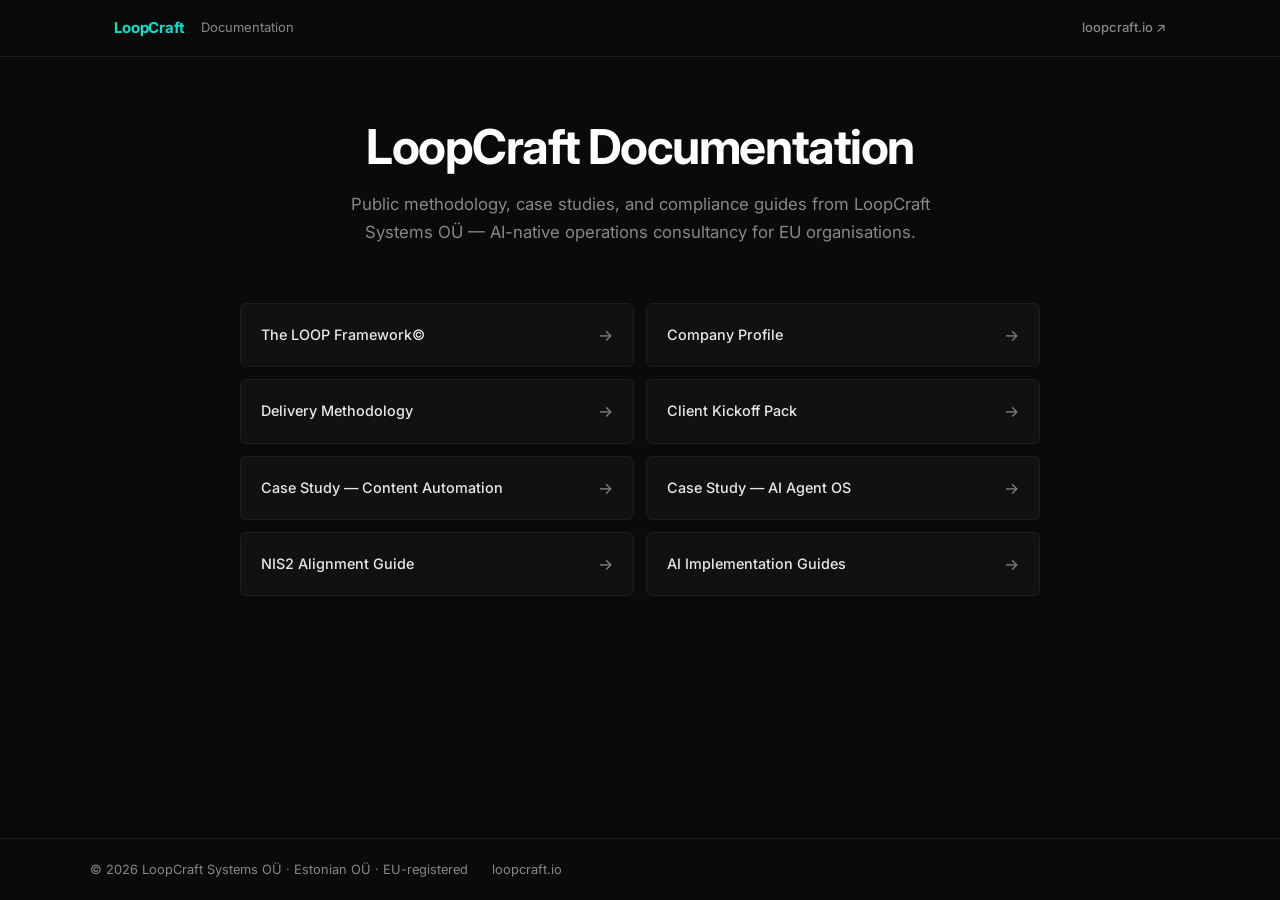
<file: index.html>
<!DOCTYPE html>
<html lang="en">
<head>
  <meta charset="UTF-8">
  <meta name="viewport" content="width=device-width, initial-scale=1.0">
  <title>LoopCraft Documentation</title>
  <meta name="description" content="LoopCraft Systems public documentation — methodology, case studies, compliance guides, and delivery frameworks for EU AI automation.">
  <meta name="robots" content="index, follow">
  <link rel="canonical" href="https://loopcraft-public-docs.vercel.app/">

  <meta property="og:type" content="website">
  <meta property="og:title" content="LoopCraft Documentation">
  <meta property="og:description" content="Public methodology, case studies, and compliance guides from LoopCraft Systems OÜ.">
  <meta property="og:url" content="https://loopcraft-public-docs.vercel.app/">
  <meta property="og:image" content="https://loopcraft-public-docs.vercel.app/assets/og-default.png">
  <meta property="og:site_name" content="LoopCraft">

  <meta name="twitter:card" content="summary_large_image">
  <meta name="twitter:title" content="LoopCraft Documentation">
  <meta name="twitter:description" content="Public methodology, case studies, and compliance guides from LoopCraft Systems OÜ.">
  <meta name="twitter:image" content="https://loopcraft-public-docs.vercel.app/assets/og-default.png">

  <script type="application/ld+json">
  {
    "@context": "https://schema.org",
    "@type": "WebSite",
    "name": "LoopCraft Documentation",
    "url": "https://loopcraft-public-docs.vercel.app",
    "publisher": {"@type": "Organization", "name": "LoopCraft OÜ", "url": "https://loopcraft.io"},
    "potentialAction": {
      "@type": "SearchAction",
      "target": {"@type": "EntryPoint", "urlTemplate": "https://loopcraft-public-docs.vercel.app/search?q={search_term_string}"},
      "query-input": "required name=search_term_string"
    }
  }
  </script>

  <link rel="preconnect" href="https://fonts.googleapis.com">
  <link rel="preconnect" href="https://fonts.gstatic.com" crossorigin>
  <link rel="preload" href="/assets/style.css" as="style">
  <link rel="stylesheet" href="/assets/style.css">
  <link href="https://fonts.googleapis.com/css2?family=Inter:wght@400;500;600;700&display=swap" rel="stylesheet">
</head>
<body>
  <header>
    <div class="header-inner">
      <a href="/" class="logo">LoopCraft</a>
      <span class="header-label">Documentation</span>
      <a href="https://loopcraft.io" class="header-cta" target="_blank" rel="noopener">loopcraft.io ↗</a>
    </div>
  </header>

  <main class="index-main">
    <section class="hero">
      <h1>LoopCraft Documentation</h1>
      <p>Public methodology, case studies, and compliance guides from LoopCraft Systems OÜ — AI-native operations consultancy for EU organisations.</p>
    </section>
    <section class="doc-grid">
    <a href="/loop-framework" class="doc-card">
      <span class="doc-title">The LOOP Framework©</span>
      <span class="doc-arrow">→</span>
    </a>
    <a href="/company-profile" class="doc-card">
      <span class="doc-title">Company Profile</span>
      <span class="doc-arrow">→</span>
    </a>
    <a href="/methodology" class="doc-card">
      <span class="doc-title">Delivery Methodology</span>
      <span class="doc-arrow">→</span>
    </a>
    <a href="/kickoff-pack" class="doc-card">
      <span class="doc-title">Client Kickoff Pack</span>
      <span class="doc-arrow">→</span>
    </a>
    <a href="/case-study-01" class="doc-card">
      <span class="doc-title">Case Study — Content Automation</span>
      <span class="doc-arrow">→</span>
    </a>
    <a href="/case-study-02" class="doc-card">
      <span class="doc-title">Case Study — AI Agent OS</span>
      <span class="doc-arrow">→</span>
    </a>
    <a href="/nis2" class="doc-card">
      <span class="doc-title">NIS2 Alignment Guide</span>
      <span class="doc-arrow">→</span>
    </a>
    <a href="/guides" class="doc-card">
      <span class="doc-title">AI Implementation Guides</span>
      <span class="doc-arrow">→</span>
    </a>
    </section>
  </main>

  <footer>
    <div class="footer-inner">
      <span>© 2026 LoopCraft Systems OÜ · Estonian OÜ · EU-registered</span>
      <a href="https://loopcraft.io" target="_blank" rel="noopener">loopcraft.io</a>
    </div>
  </footer>
</body>
</html>
</file>
<file: assets/style.css>
:root {
  --bg: #0A0A0A;
  --surface: #111111;
  --border: #1E1E1E;
  --accent: #00E5CC;
  --accent-dim: rgba(0, 229, 204, 0.12);
  --text: #E8E8E8;
  --text-muted: #888888;
  --font: 'Inter', -apple-system, BlinkMacSystemFont, 'Segoe UI', sans-serif;
  --prose-max: 72ch;
  --radius: 6px;
}

*, *::before, *::after { box-sizing: border-box; margin: 0; padding: 0; }

html { font-size: 16px; scroll-behavior: smooth; }

body {
  background: var(--bg);
  color: var(--text);
  font-family: var(--font);
  line-height: 1.65;
  min-height: 100vh;
  display: flex;
  flex-direction: column;
}

/* ── Header ─────────────────────────────────────── */
header {
  position: sticky;
  top: 0;
  z-index: 100;
  background: rgba(10, 10, 10, 0.92);
  backdrop-filter: blur(12px);
  border-bottom: 1px solid var(--border);
}

.header-inner {
  max-width: 1100px;
  margin: 0 auto;
  padding: 0 24px;
  height: 56px;
  display: flex;
  align-items: center;
  gap: 16px;
}

.logo {
  font-size: 15px;
  font-weight: 700;
  letter-spacing: -0.01em;
  color: var(--accent);
  text-decoration: none;
  flex-shrink: 0;
}

.header-label {
  font-size: 13px;
  color: var(--text-muted);
  flex: 1;
}

.header-cta {
  font-size: 13px;
  font-weight: 500;
  color: var(--text-muted);
  text-decoration: none;
  transition: color 0.15s;
}

.header-cta:hover { color: var(--accent); }

/* ── Main / Prose ────────────────────────────────── */
main { flex: 1; padding: 48px 24px 80px; }

.prose {
  max-width: var(--prose-max);
  margin: 0 auto;
}

/* Headings */
.prose h1 {
  font-size: clamp(1.75rem, 4vw, 2.4rem);
  font-weight: 700;
  letter-spacing: -0.03em;
  line-height: 1.15;
  color: #fff;
  margin-bottom: 24px;
  padding-bottom: 16px;
  border-bottom: 1px solid var(--border);
}

.prose h2 {
  font-size: 1.35rem;
  font-weight: 600;
  letter-spacing: -0.02em;
  color: #fff;
  margin: 48px 0 16px;
  padding-bottom: 8px;
  border-bottom: 1px solid var(--border);
}

.prose h3 {
  font-size: 1.1rem;
  font-weight: 600;
  color: #fff;
  margin: 32px 0 12px;
}

.prose h4 {
  font-size: 0.95rem;
  font-weight: 600;
  color: var(--text);
  margin: 24px 0 8px;
  text-transform: uppercase;
  letter-spacing: 0.05em;
}

/* Paragraphs & text */
.prose p { margin-bottom: 16px; color: var(--text); }

.prose strong { color: #fff; font-weight: 600; }

.prose em { color: var(--text-muted); font-style: italic; }

.prose a { color: var(--accent); text-decoration: none; }
.prose a:hover { text-decoration: underline; text-underline-offset: 3px; }

/* Lists */
.prose ul, .prose ol {
  margin: 0 0 16px 0;
  padding-left: 24px;
}

.prose li { margin-bottom: 6px; }

.prose ul li::marker { color: var(--accent); }

/* Code */
.prose code {
  font-family: 'Fira Code', 'Cascadia Code', 'Consolas', monospace;
  font-size: 0.875em;
  background: var(--surface);
  color: var(--accent);
  padding: 2px 6px;
  border-radius: 3px;
  border: 1px solid var(--border);
}

.prose pre {
  background: var(--surface);
  border: 1px solid var(--border);
  border-radius: var(--radius);
  padding: 20px 24px;
  overflow-x: auto;
  margin: 0 0 24px;
}

.prose pre code {
  background: none;
  border: none;
  padding: 0;
  color: var(--text);
  font-size: 0.85rem;
}

/* Blockquotes */
.prose blockquote {
  border-left: 3px solid var(--accent);
  padding: 12px 20px;
  margin: 0 0 24px;
  background: var(--accent-dim);
  border-radius: 0 var(--radius) var(--radius) 0;
}

.prose blockquote p { color: var(--text-muted); margin: 0; }

/* Tables */
.prose table {
  width: 100%;
  border-collapse: collapse;
  margin: 0 0 24px;
  font-size: 0.9rem;
  overflow: hidden;
  border-radius: var(--radius);
}

.prose thead { background: var(--surface); }

.prose th {
  padding: 10px 14px;
  text-align: left;
  font-weight: 600;
  color: var(--text-muted);
  font-size: 0.8rem;
  text-transform: uppercase;
  letter-spacing: 0.06em;
  border-bottom: 1px solid var(--border);
}

.prose td {
  padding: 10px 14px;
  border-bottom: 1px solid var(--border);
  color: var(--text);
}

.prose tr:last-child td { border-bottom: none; }
.prose tr:nth-child(even) td { background: rgba(255,255,255,0.02); }

/* HR */
.prose hr {
  border: none;
  border-top: 1px solid var(--border);
  margin: 40px 0;
}

/* ── Index page ──────────────────────────────────── */
.index-main { padding: 64px 24px 80px; }

.hero {
  max-width: 640px;
  margin: 0 auto 56px;
  text-align: center;
}

.hero h1 {
  font-size: clamp(2rem, 5vw, 3rem);
  font-weight: 700;
  letter-spacing: -0.03em;
  line-height: 1.1;
  color: #fff;
  margin-bottom: 16px;
}

.hero h1 span { color: var(--accent); }

.hero p {
  font-size: 1.05rem;
  color: var(--text-muted);
  line-height: 1.7;
}

.doc-grid {
  max-width: 800px;
  margin: 0 auto;
  display: grid;
  grid-template-columns: 1fr 1fr;
  gap: 12px;
}

.doc-card {
  display: flex;
  align-items: center;
  justify-content: space-between;
  padding: 18px 20px;
  background: var(--surface);
  border: 1px solid var(--border);
  border-radius: var(--radius);
  text-decoration: none;
  transition: border-color 0.15s, background 0.15s;
}

.doc-card:hover {
  border-color: var(--accent);
  background: var(--accent-dim);
}

.doc-title {
  font-size: 0.9rem;
  font-weight: 500;
  color: var(--text);
  line-height: 1.3;
}

.doc-arrow {
  font-size: 1rem;
  color: var(--text-muted);
  transition: color 0.15s, transform 0.15s;
  flex-shrink: 0;
  margin-left: 12px;
}

.doc-card:hover .doc-arrow {
  color: var(--accent);
  transform: translateX(3px);
}

/* ── Footer ──────────────────────────────────────── */
footer {
  border-top: 1px solid var(--border);
  padding: 20px 24px;
}

.footer-inner {
  max-width: 1100px;
  margin: 0 auto;
  display: flex;
  align-items: center;
  gap: 24px;
  flex-wrap: wrap;
  font-size: 0.8rem;
  color: var(--text-muted);
}

.footer-inner a { color: var(--text-muted); text-decoration: none; }
.footer-inner a:hover { color: var(--accent); }

/* ── Responsive ──────────────────────────────────── */
@media (max-width: 640px) {
  .doc-grid { grid-template-columns: 1fr; }
  .header-label { display: none; }
  .prose h1 { font-size: 1.6rem; }
  .hero h1 { font-size: 1.9rem; }
}
</file>
